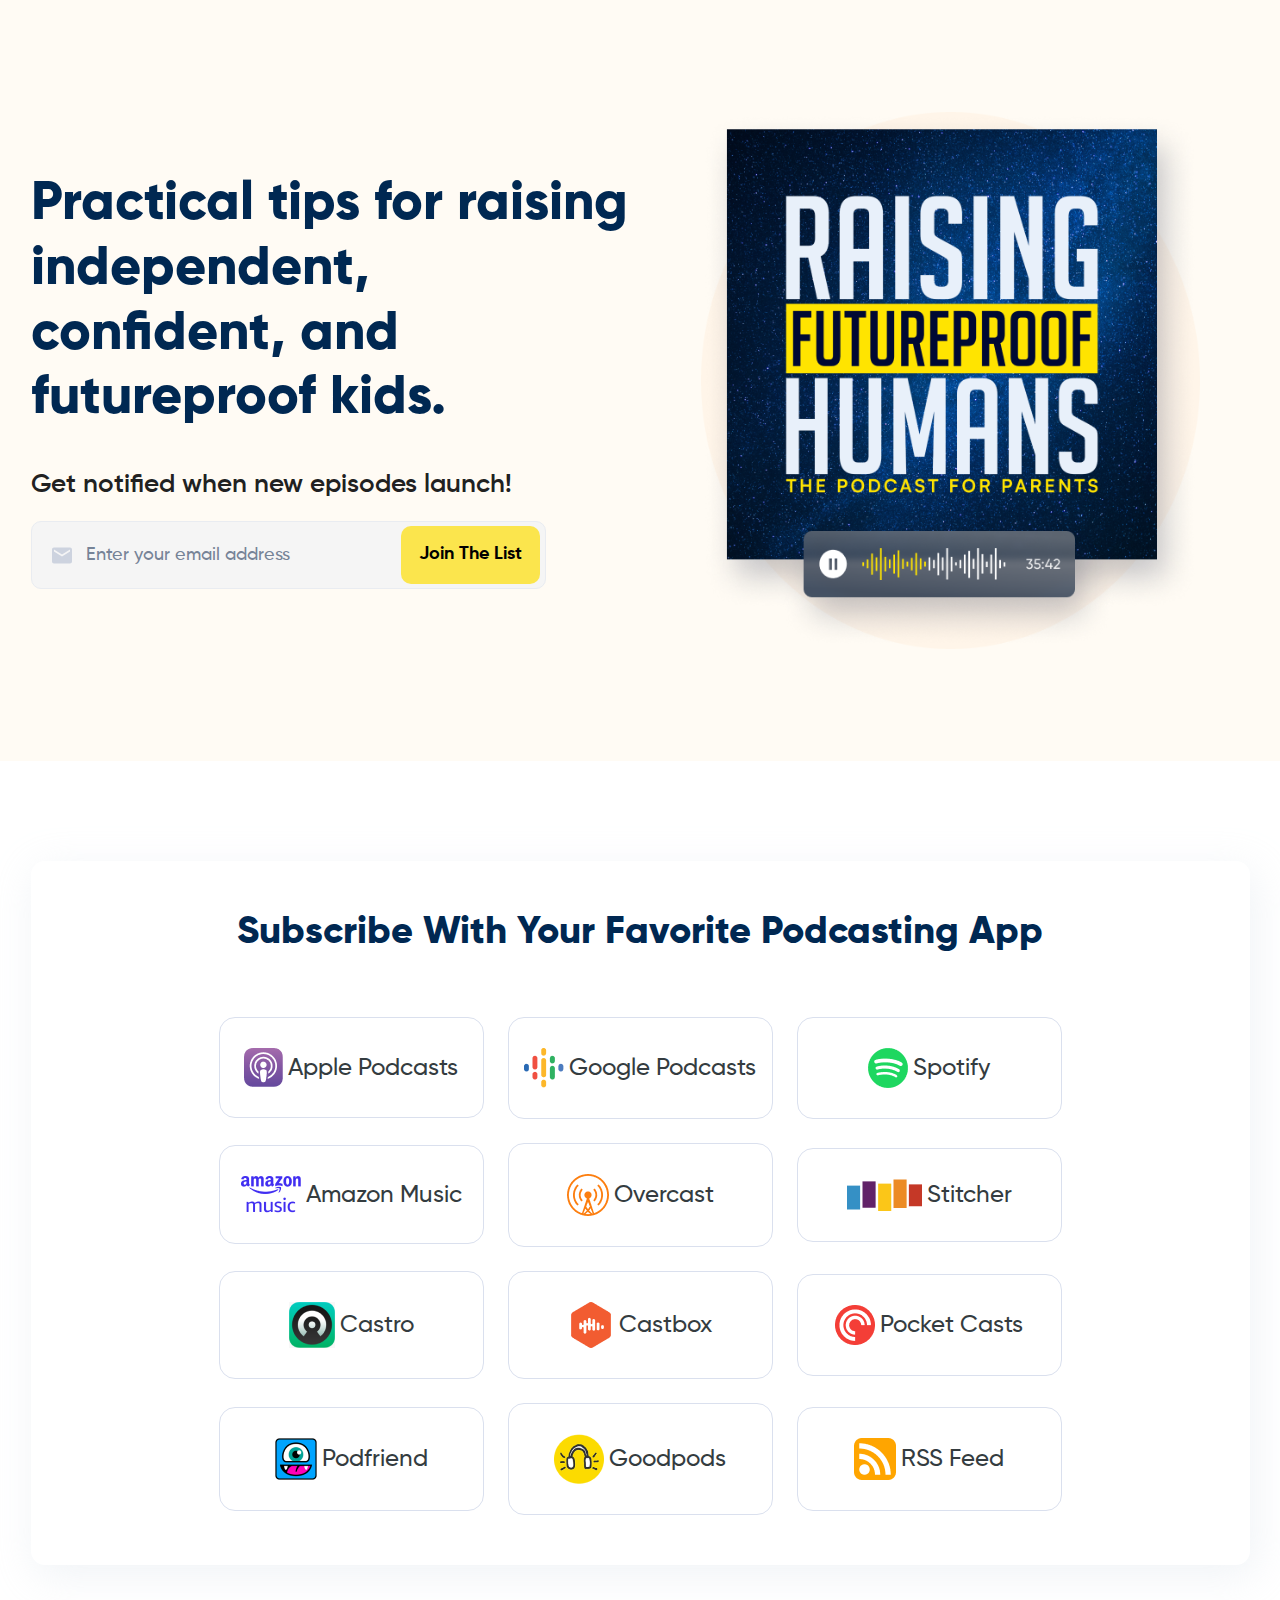
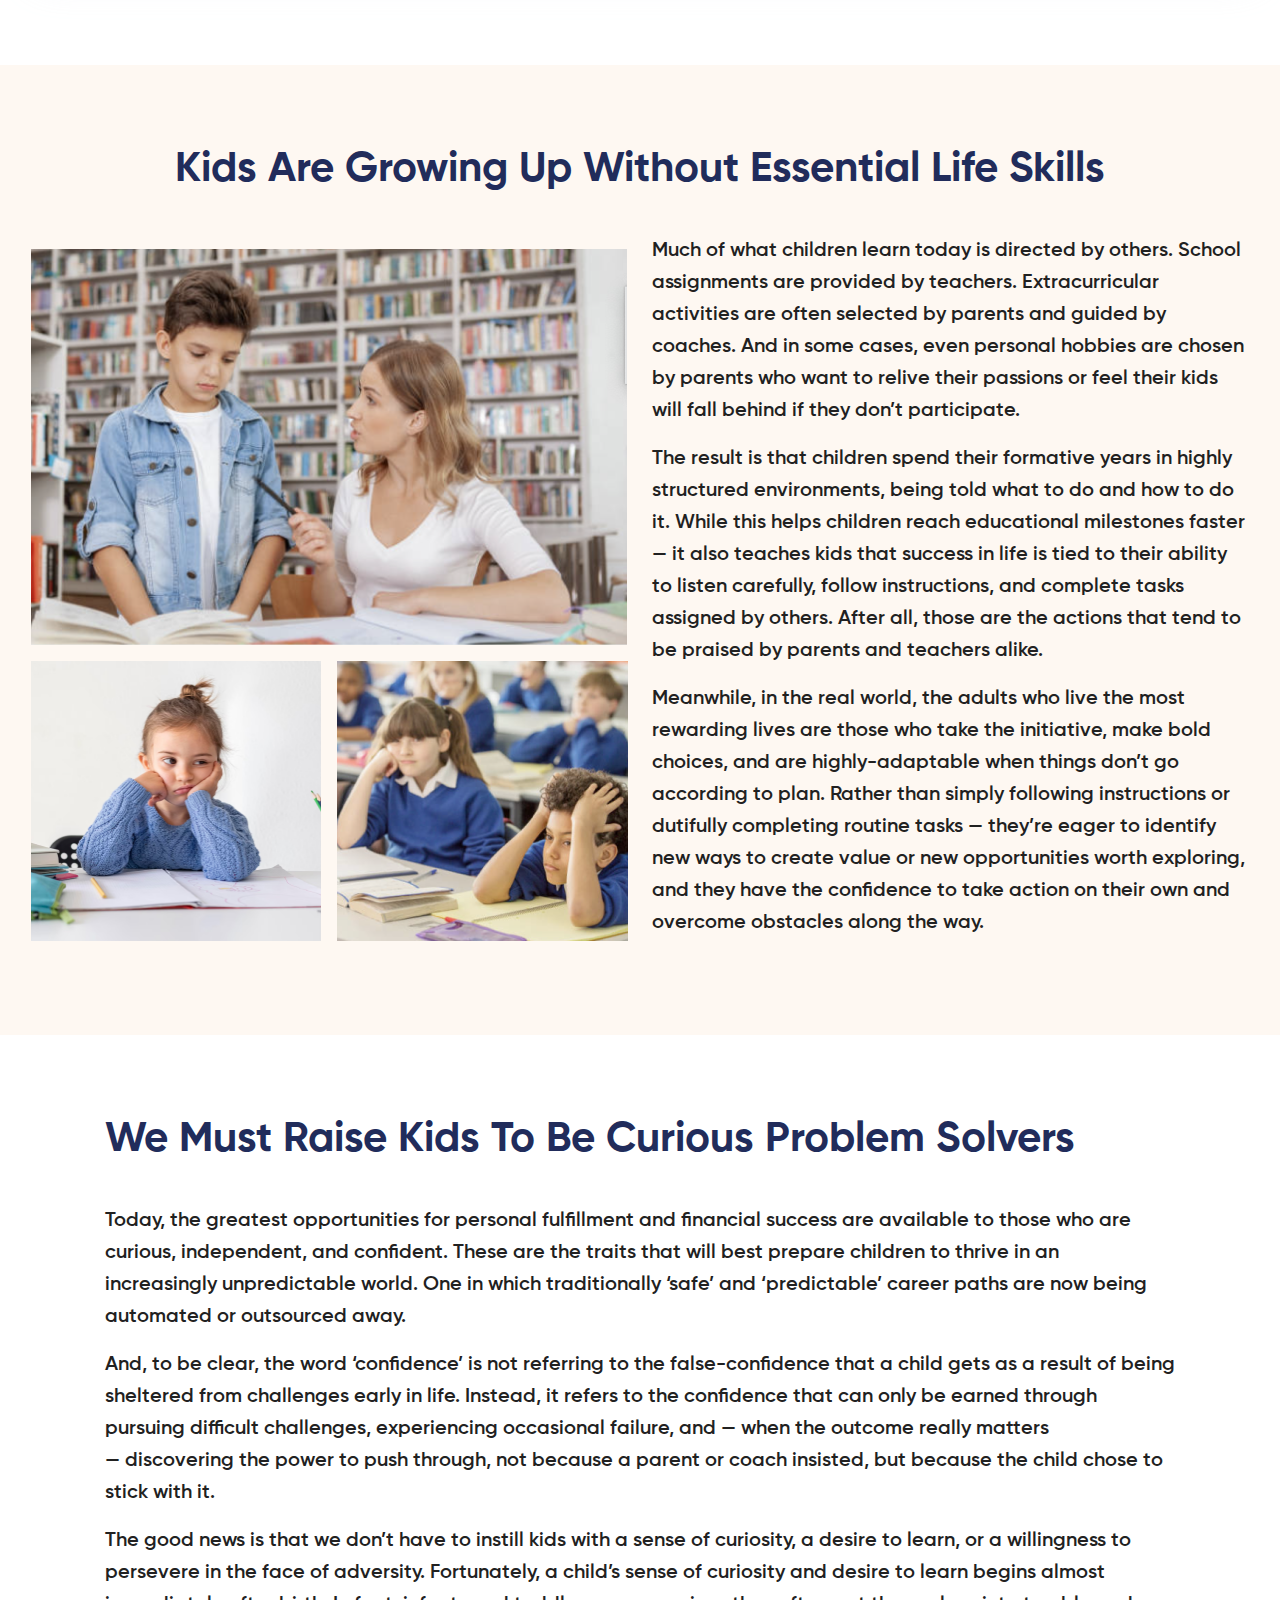
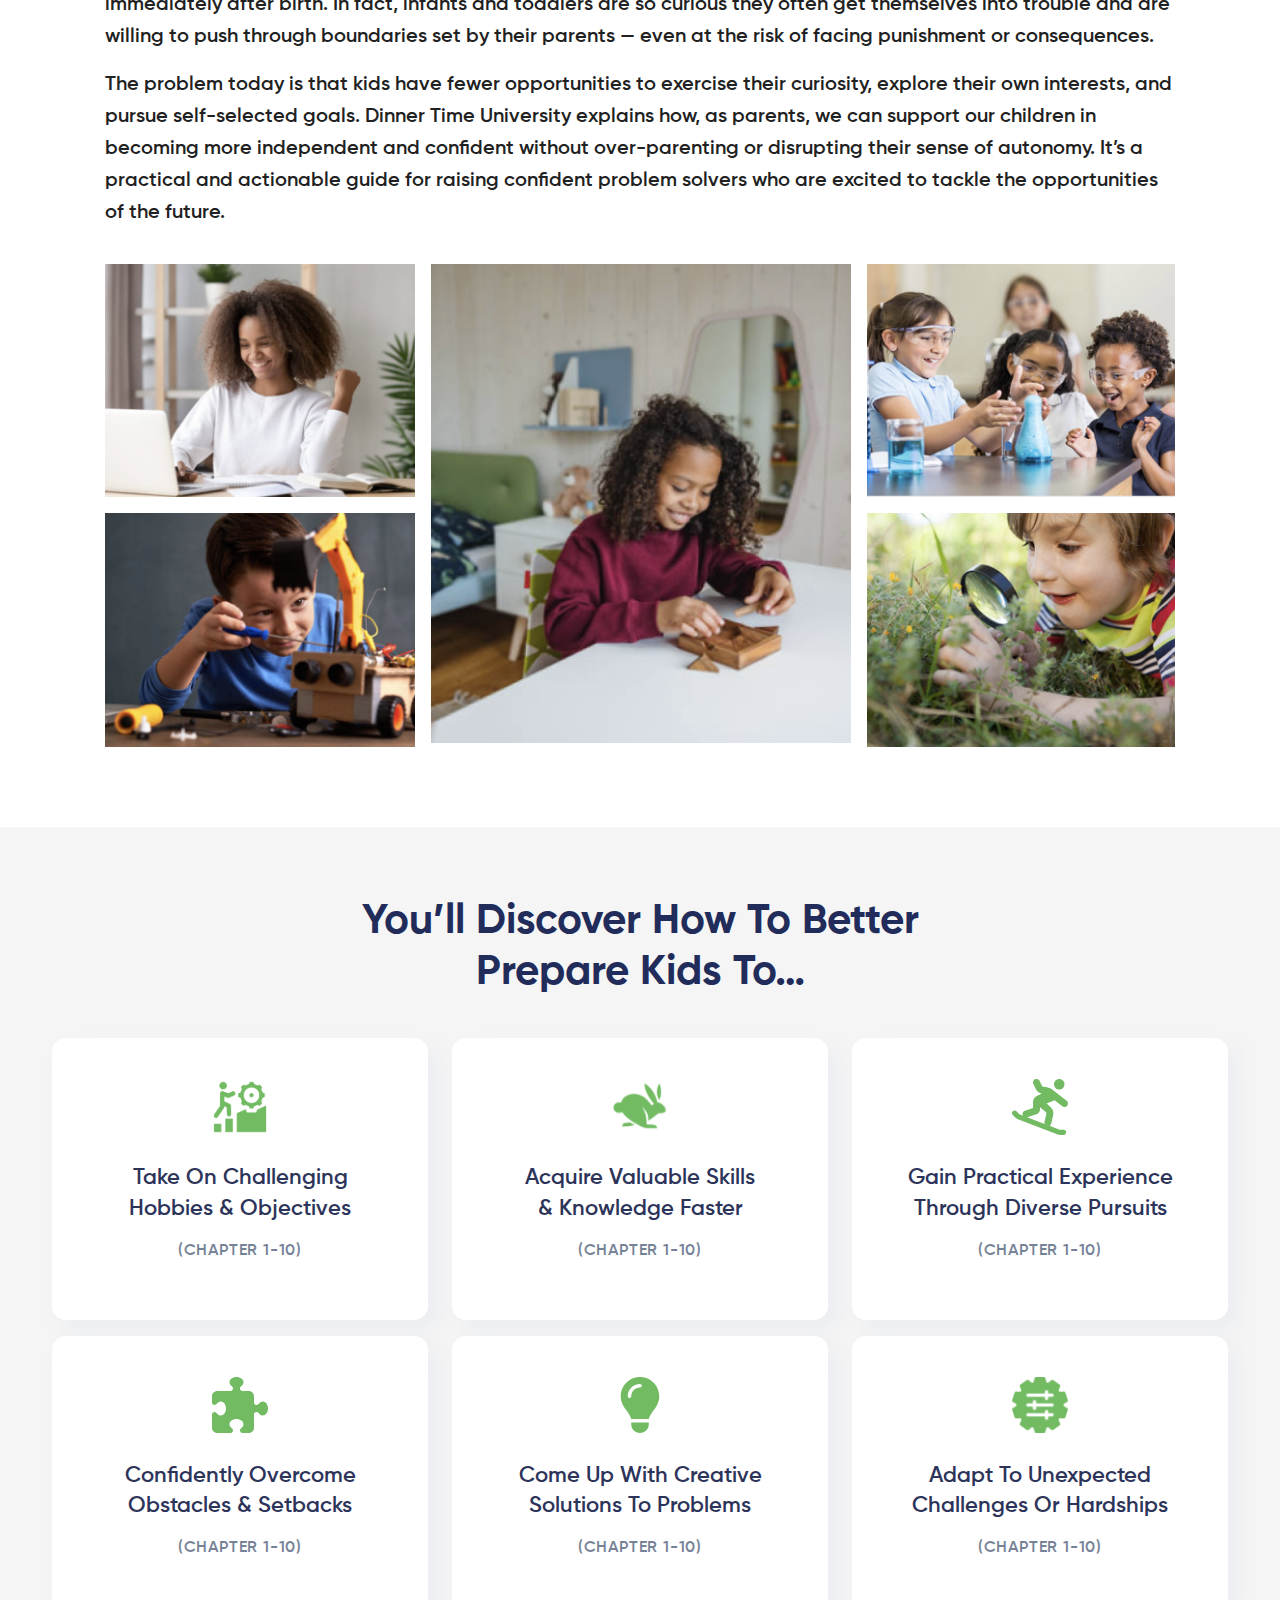
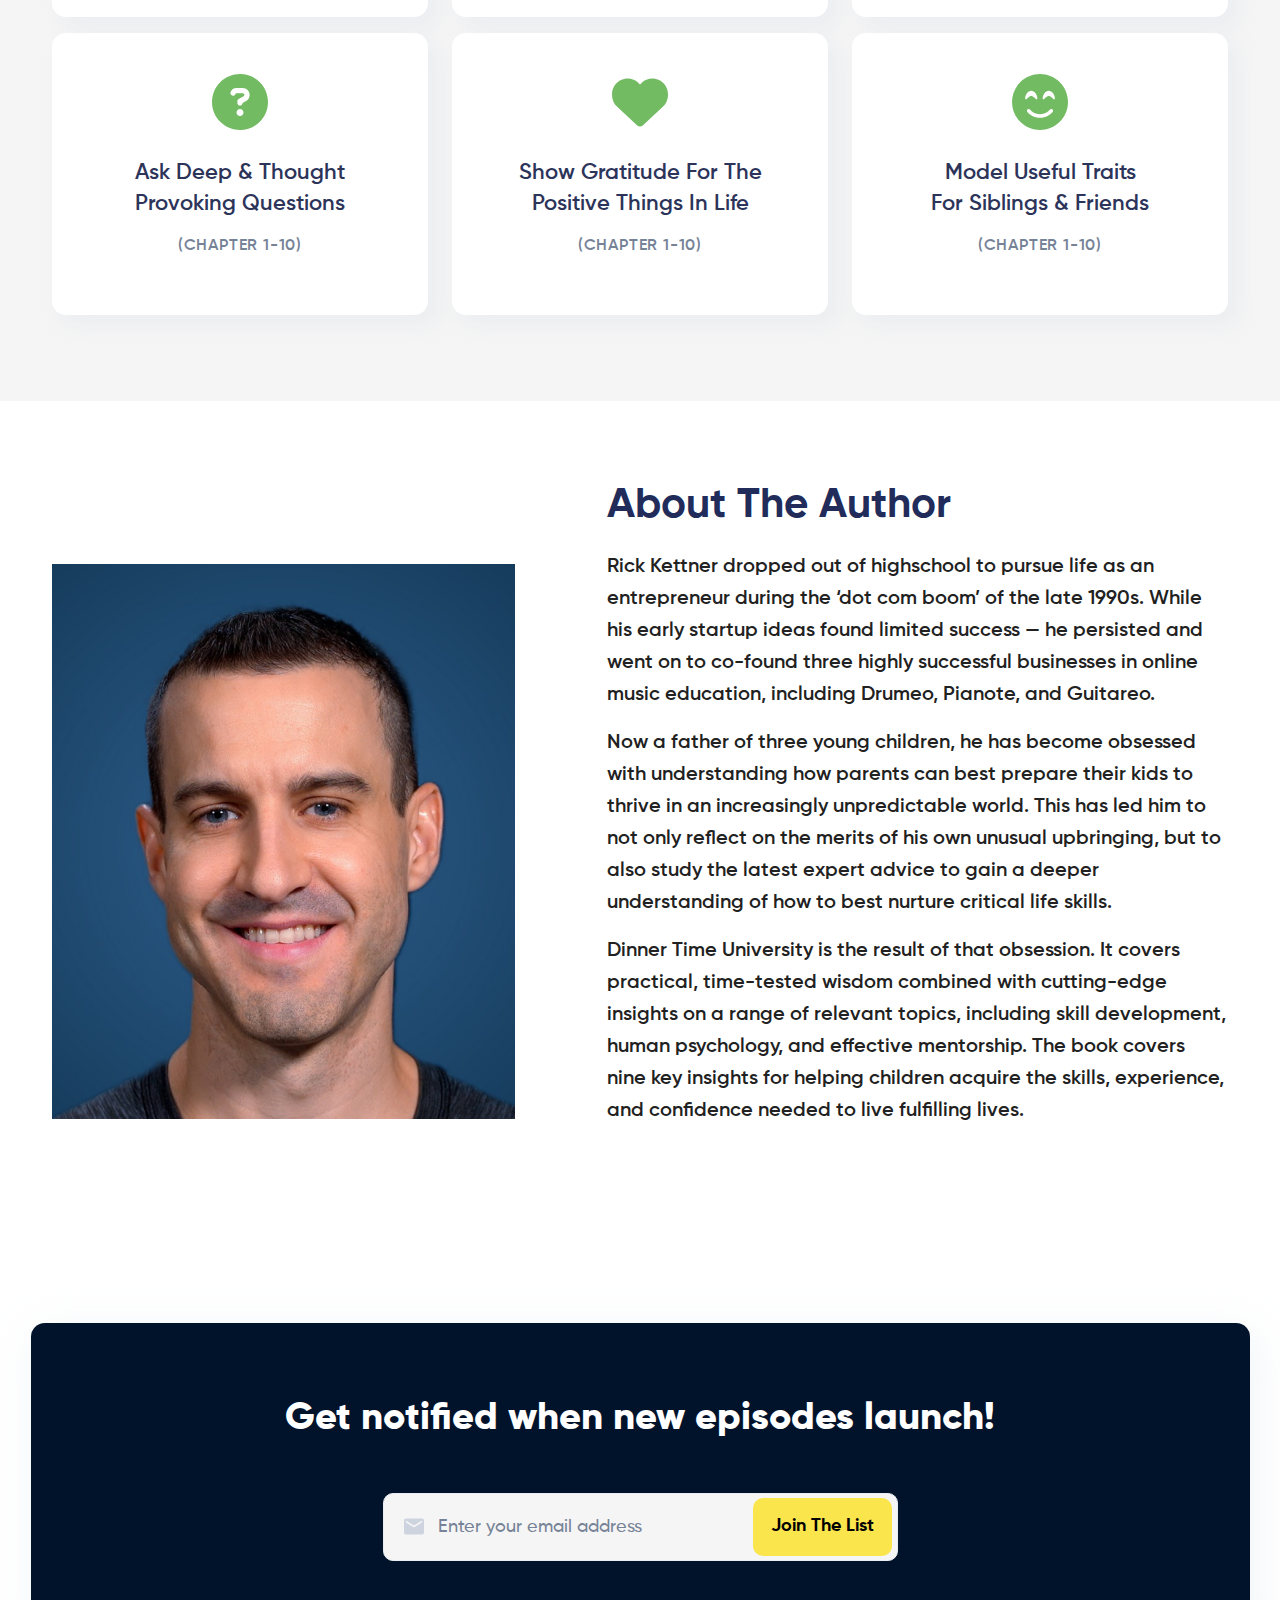
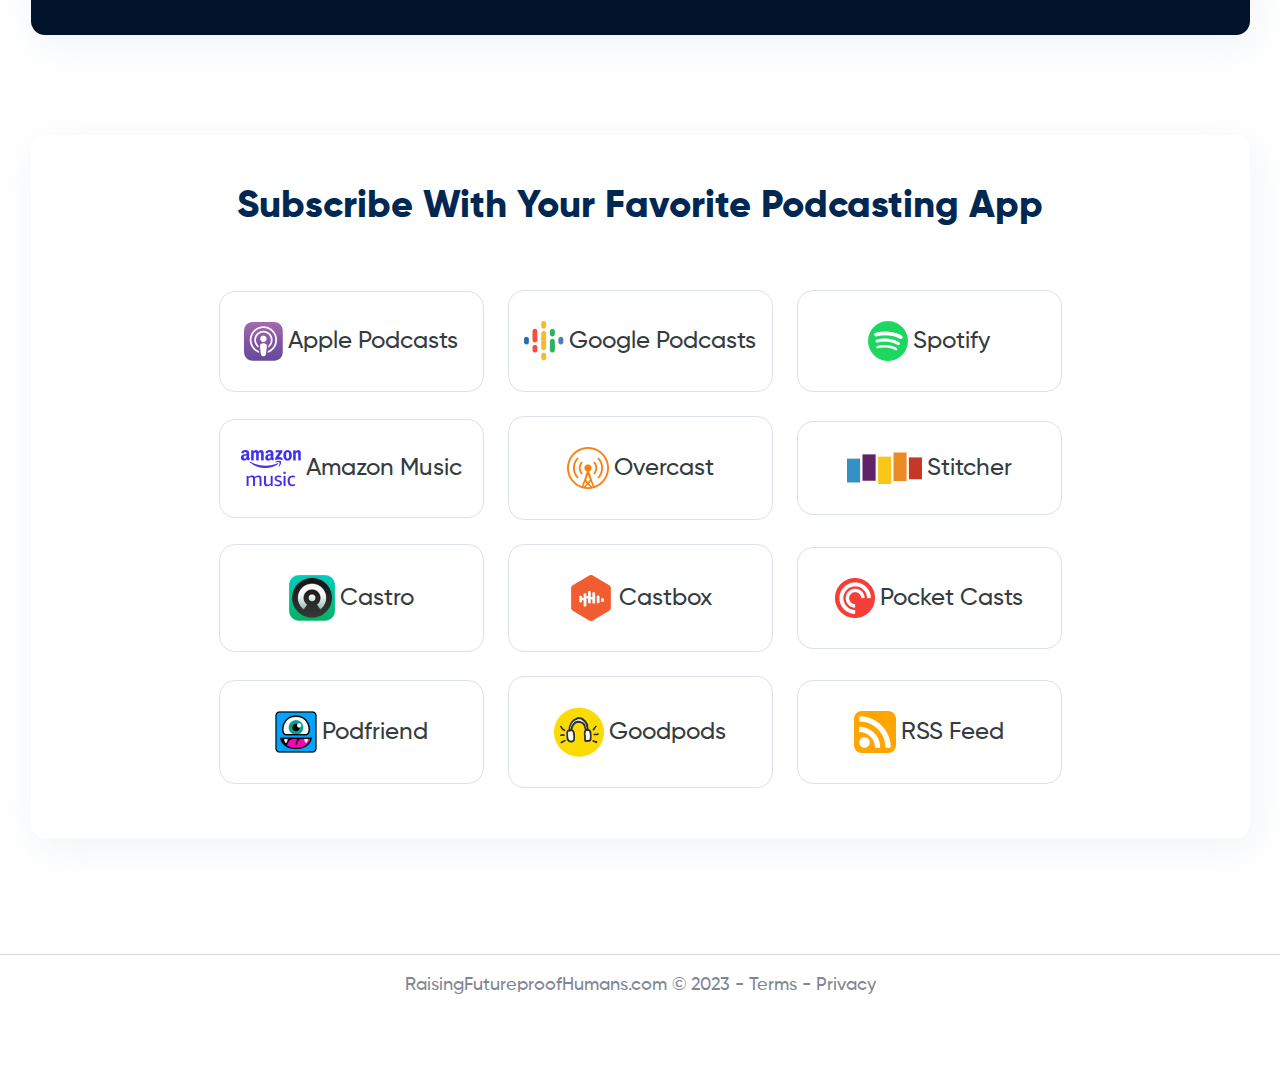
<file: index.html>
<!DOCTYPE html>
<html lang="en">
  <head>
    <!-- Required meta tags -->
    <meta charset="utf-8" />
    <meta name="viewport" content="width=device-width, initial-scale=1" />

    <!-- Bootstrap CSS -->
    <link href="assets/css/bootstrap.min.css" rel="stylesheet" />
    <link href="assets/css/all.min.css" rel="stylesheet" />
    <link href="assets/css/fontawesome.css" rel="stylesheet" />
    <link href="assets/css/owl.carousel.min.css" rel="stylesheet" />
    <link href="assets/css/aos.css" rel="stylesheet" />
    <link href="assets/css/venobox.min.css" rel="stylesheet" />
    <link href="assets/css/style.css" rel="stylesheet" />
    <link href="assets/css/responsive.css" rel="stylesheet" />

    <title>RaisingFutureproofHumans</title>
  </head>

  <body>
    <!--------- Main area start --------->
    <main class="main">
      <!--------- Hero Section start --------->
      <section
        class="hero_section d-flex align-items-center justify-content-center"
      >
        <div class="lg-container">
          <div class="row align-items-center justify-content-center">
            <div class="col-12 col-md-6">
              <div class="hero_section-right">
                <h1>
                  Practical tips for raising independent, confident, and
                  futureproof kids.
                </h1>

                <img
                  class="moblile_img"
                  src="assets/img/hero_thum_1.png"
                  alt=""
                />
                <p>Get notified when new episodes launch!</p>
                <!-- ---join_box--  -->
                <div class="join_box">
                  <div class="d-flex input_box">
                    <img src="assets/img/icons/ic_baseline-email.svg" alt="" />
                    <input
                      type="email"
                      placeholder="Enter your email address"
                    />
                  </div>
                  <a href="#">Join The List</a>
                </div>
              </div>
            </div>
            <div class="col-12 col-md-6 pc_section">
              <div class="hero_section-left">
                <img
                  class="img_shape"
                  src="assets/img/Hero_bg_shape.png"
                  alt=""
                />
                <img src="assets/img/hero_thum_1.png" alt="" />
              </div>
            </div>
          </div>
        </div>
      </section>
      <!--------- Hero Section end --------->

      <!-- ---------  Subscribe Section start ---------  -->

      <section class="subscribe_section">
        <div class="lg-container">
          <div class="subscribe_section-inner">
            <h2>Subscribe With Your Favorite Podcasting App</h2>
            <div
              class="app_wrapper d-flex flex-wrap align-items-center justify-content-center"
            >
              <a href="#" class="single_app">
                <div class="icon">
                  <img src="assets/img/icons/podcast_icon.png" alt="" />
                </div>
                <p>Apple Podcasts</p>
              </a>
              <a href="#" class="single_app">
                <div class="icon">
                  <img src="assets/img/icons/google_pode_icon.png" alt="" />
                </div>
                <p>Google Podcasts</p>
              </a>
              <a href="#" class="single_app">
                <div class="icon">
                  <img src="assets/img/icons/spotify.png" alt="" />
                </div>
                <p>Spotify</p>
              </a>
              <a href="#" class="single_app">
                <div class="icon">
                  <img src="assets/img/icons/amazon.png" alt="" />
                </div>
                <p>Amazon Music</p>
              </a>
              <a href="#" class="single_app">
                <div class="icon">
                  <img src="assets/img/icons/overcast.png" alt="" />
                </div>
                <p>Overcast</p>
              </a>
              <a href="#" class="single_app">
                <div class="icon">
                  <img src="assets/img/icons/stitcher.png" alt="" />
                </div>
                <p>Stitcher</p>
              </a>
              <a href="#" class="single_app">
                <div class="icon">
                  <img src="assets/img/icons/castro.png" alt="" />
                </div>
                <p>Castro</p>
              </a>
              <a href="#" class="single_app">
                <div class="icon">
                  <img src="assets/img/icons/castbox.png" alt="" />
                </div>
                <p>Castbox</p>
              </a>
              <a href="#" class="single_app">
                <div class="icon">
                  <img src="assets/img/icons/pocket casts.png" alt="" />
                </div>
                <p>Pocket Casts</p>
              </a>
              <a href="#" class="single_app">
                <div class="icon">
                  <img src="assets/img/icons/podfriend.png" alt="" />
                </div>
                <p>Podfriend</p>
              </a>
              <a href="#" class="single_app">
                <div class="icon">
                  <img src="assets/img/icons/goodpods.png" alt="" />
                </div>
                <p>Goodpods</p>
              </a>
              <a href="#" class="single_app">
                <div class="icon">
                  <img src="assets/img/icons/Rss Feed.png" alt="" />
                </div>
                <p>RSS Feed</p>
              </a>
            </div>
          </div>
        </div>
      </section>
      <!-- ---------  Subscribe Section End ---------  -->

      <!-- --------- Skills Section start ---------  -->

      <section class="skills_section">
        <div class="lg-container">
          <h2 class="section-title text-center">
            Kids Are Growing Up Without Essential Life Skills
          </h2>

          <div class="row align-items-center justify-content-center">
            <div
              class="col-12 col-md-12 col-lg-12 order-2 mt-2 mt-md-3 mt-lg-4 mt-xl-0 mt-xl-0 order-xl-1 col-xl-6"
            >
              <div class="skills_section-right">
                <div class="photo-box">
                  <div class="img-column">
                    <div class="photo">
                      <img src="assets/img/kid-skill-big.png" alt="Image 1" />
                    </div>
                  </div>

                  <div class="img-column">
                    <div class="photo">
                      <img src="assets/img/kid-skill-1.png" alt="Image 2" />
                    </div>

                    <div class="photo">
                      <img src="assets/img/kid-skill-2.png" alt="Image 4" />
                    </div>
                  </div>
                </div>
              </div>
            </div>
            <div class="col-12 col-md-12 col-lg-12 order-1 order-xl-2 col-xl-6">
              <div class="skills_section-left">
                <p>
                  Much of what children learn today is directed by others.
                  School assignments are provided by teachers. Extracurricular
                  activities are often selected by parents and guided by
                  coaches. And in some cases, even personal hobbies are chosen
                  by parents who want to relive their passions or feel their
                  kids will fall behind if they don’t participate.
                </p>
                <p>
                  The result is that children spend their formative years in
                  highly structured environments, being told what to do and how
                  to do it. While this helps children reach educational
                  milestones faster — it also teaches kids that success in life
                  is tied to their ability to listen carefully, follow
                  instructions, and complete tasks assigned by others. After
                  all, those are the actions that tend to be praised by parents
                  and teachers alike.
                </p>
                <p>
                  Meanwhile, in the real world, the adults who live the most
                  rewarding lives are those who take the initiative, make bold
                  choices, and are highly-adaptable when things don’t go
                  according to plan. Rather than simply following instructions
                  or dutifully completing routine tasks — they’re eager to
                  identify new ways to create value or new opportunities worth
                  exploring, and they have the confidence to take action on
                  their own and overcome obstacles along the way.
                </p>
              </div>
            </div>
          </div>
        </div>
      </section>
      <!-- --------- Skills Section end ---------  -->

      <!-- --------- Solver Section start ---------  -->
      <section class="solver_section">
        <div class="sm-container">
          <h2 class="section-title">
            We Must Raise Kids To Be Curious Problem Solvers
          </h2>
          <div class="solver_section-description">
            <p>
              Today, the greatest opportunities for personal fulfillment and
              financial success are available to those who are curious,
              independent, and confident. These are the traits that will best
              prepare children to thrive in an increasingly unpredictable world.
              One in which traditionally ‘safe’ and ‘predictable’ career paths
              are now being automated or outsourced away.
            </p>
            <p>
              And, to be clear, the word ‘confidence’ is not referring to the
              false-confidence that a child gets as a result of being sheltered
              from challenges early in life. Instead, it refers to the
              confidence that can only be earned through pursuing difficult
              challenges, experiencing occasional failure, and — when the
              outcome really matters — discovering the power to push through,
              not because a parent or coach insisted, but because the child
              chose to stick with it.
            </p>
            <p>
              The good news is that we don’t have to instill kids with a sense
              of curiosity, a desire to learn, or a willingness to persevere in
              the face of adversity. Fortunately, a child’s sense of curiosity
              and desire to learn begins almost immediately after birth. In
              fact, infants and toddlers are so curious they often get
              themselves into trouble and are willing to push through boundaries
              set by their parents — even at the risk of facing punishment or
              consequences.
            </p>
            <p>
              The problem today is that kids have fewer opportunities to
              exercise their curiosity, explore their own interests, and pursue
              self-selected goals. Dinner Time University explains how, as
              parents, we can support our children in becoming more independent
              and confident without over-parenting or disrupting their sense of
              autonomy. It’s a practical and actionable guide for raising
              confident problem solvers who are excited to tackle the
              opportunities of the future.
            </p>
          </div>

          <div class="solver_section-photo-gallery">
            <div class="img-column">
              <div class="photo">
                <img src="assets/img/psolve-1.png" alt="Image 1" />
              </div>
              <div class="photo">
                <img src="assets/img/psolve-2.png" alt="Image 1" />
              </div>
            </div>

            <div class="img-column">
              <div class="photo middle_img">
                <img src="assets/img/psolve-3.png" alt="Image 1" />
              </div>
            </div>

            <div class="img-column">
              <div class="photo">
                <img src="assets/img/psolve-4.png" alt="Image 2" />
              </div>

              <div class="photo">
                <img src="assets/img/psolve-5.png" alt="Image 4" />
              </div>
            </div>
          </div>
        </div>
      </section>

      <!-- --------- Solver Section end ---------  -->

      <!-- --------- discover Section start ---------  -->

      <section class="discover_section">
        <div class="container">
          <h2 class="section-title text-center">
            You’ll Discover How To Better <br />
            Prepare Kids To…
          </h2>
          <div class="row">
            <div class="col-12 col-md-6 col-lg-4">
              <div class="single_card">
                <div class="icon">
                  <img src="assets/img/icons/icon-1.svg" alt="" />
                </div>
                <h4>
                  Take On Challenging <br />
                  Hobbies & Objectives
                </h4>
                <p>(Chapter 1-10)</p>
              </div>
            </div>
            <div class="col-12 col-md-6 col-lg-4">
              <div class="single_card">
                <div class="icon">
                  <img src="assets/img/icons/icon-2.svg" alt="" />
                </div>
                <h4>
                  Acquire Valuable Skills <br />
                  & Knowledge Faster
                </h4>
                <p>(Chapter 1-10)</p>
              </div>
            </div>
            <div class="col-12 col-md-6 col-lg-4">
              <div class="single_card">
                <div class="icon">
                  <img src="assets/img/icons/icon-3.svg" alt="" />
                </div>
                <h4>
                  Gain Practical Experience <br />
                  Through Diverse Pursuits
                </h4>
                <p>(Chapter 1-10)</p>
              </div>
            </div>
            <div class="col-12 col-md-6 col-lg-4">
              <div class="single_card">
                <div class="icon">
                  <img src="assets/img/icons/icon-4.svg" alt="" />
                </div>
                <h4>
                  Confidently Overcome <br />
                  Obstacles & Setbacks
                </h4>
                <p>(Chapter 1-10)</p>
              </div>
            </div>
            <div class="col-12 col-md-6 col-lg-4">
              <div class="single_card">
                <div class="icon">
                  <img src="assets/img/icons/icon-5.svg" alt="" />
                </div>
                <h4>
                  Come Up With Creative <br />
                  Solutions To Problems
                </h4>
                <p>(Chapter 1-10)</p>
              </div>
            </div>
            <div class="col-12 col-md-6 col-lg-4">
              <div class="single_card">
                <div class="icon">
                  <img src="assets/img/icons/icon-6.svg" alt="" />
                </div>
                <h4>
                  Adapt To Unexpected <br />
                  Challenges Or Hardships
                </h4>
                <p>(Chapter 1-10)</p>
              </div>
            </div>
            <div class="col-12 col-md-6 col-lg-4">
              <div class="single_card">
                <div class="icon">
                  <img src="assets/img/icons/icon-7.svg" alt="" />
                </div>
                <h4>
                  Ask Deep & Thought <br />
                  Provoking Questions
                </h4>
                <p>(Chapter 1-10)</p>
              </div>
            </div>
            <div class="col-12 col-md-6 col-lg-4">
              <div class="single_card">
                <div class="icon">
                  <img src="assets/img/icons/icon-8.svg" alt="" />
                </div>
                <h4>
                  Show Gratitude For The <br />
                  Positive Things In Life
                </h4>
                <p>(Chapter 1-10)</p>
              </div>
            </div>
            <div class="col-12 col-md-6 col-lg-4">
              <div class="single_card mb-0">
                <div class="icon">
                  <img src="assets/img/icons/icon-9.svg" alt="" />
                </div>
                <h4>
                  Model Useful Traits <br />
                  For Siblings & Friends
                </h4>
                <p>(Chapter 1-10)</p>
              </div>
            </div>
          </div>
        </div>
      </section>

      <!-- --------- discover Section end ---------  -->

      <!-- --------- About Section start --------- -->

      <section class="about_section">
        <div class="container">
          <div class="row">
            <div class="col-12 col-md-6 col-lg-5">
              <h2 class="section-title mobile_title">About The Author</h2>
              <div class="author_img">
                <img src="assets/img/Author.png" alt="" />
              </div>
            </div>
            <div class="col-12 col-md-6 col-lg-7">
              <div class="about_author">
                <h2 class="section-title pc_title">About The Author</h2>
                <div class="about_author-description">
                  <p>
                    Rick Kettner dropped out of highschool to pursue life as an
                    entrepreneur during the ‘dot com boom’ of the late 1990s.
                    While his early startup ideas found limited success — he
                    persisted and went on to co-found three highly successful
                    businesses in online music education, including Drumeo,
                    Pianote, and Guitareo.
                  </p>
                  <p>
                    Now a father of three young children, he has become obsessed
                    with understanding how parents can best prepare their kids
                    to thrive in an increasingly unpredictable world. This has
                    led him to not only reflect on the merits of his own unusual
                    upbringing, but to also study the latest expert advice to
                    gain a deeper understanding of how to best nurture critical
                    life skills.
                  </p>
                  <p>
                    Dinner Time University is the result of that obsession. It
                    covers practical, time-tested wisdom combined with
                    cutting-edge insights on a range of relevant topics,
                    including skill development, human psychology, and effective
                    mentorship. The book covers nine key insights for helping
                    children acquire the skills, experience, and confidence
                    needed to live fulfilling lives.
                  </p>
                </div>
              </div>
            </div>
          </div>
        </div>
      </section>
      <!-- --------- About Section end --------- -->

      <!-- ---------  notified Section start ---------  -->

      <section class="notified_section">
        <div class="lg-container">
          <div class="notified_section-inner">
            <h2>Get notified when new episodes launch!</h2>

            <!-- ---join_box--  -->
            <div class="join_box">
              <div class="d-flex input_box">
                <img src="assets/img/icons/ic_baseline-email.svg" alt="" />
                <input type="email" placeholder="Enter your email address" />
              </div>
              <a href="#">Join The List</a>
            </div>
          </div>
        </div>
      </section>
      <!-- ---------  notified Section End ---------  -->
      <!-- ---------  Subscribe Section start ---------  -->

      <section class="subscribe_section">
        <div class="lg-container">
          <div class="subscribe_section-inner">
            <h2>Subscribe With Your Favorite Podcasting App</h2>
            <div
              class="app_wrapper d-flex flex-wrap align-items-center justify-content-center"
            >
              <a href="#" class="single_app">
                <div class="icon">
                  <img src="assets/img/icons/podcast_icon.png" alt="" />
                </div>
                <p>Apple Podcasts</p>
              </a>
              <a href="#" class="single_app">
                <div class="icon">
                  <img src="assets/img/icons/google_pode_icon.png" alt="" />
                </div>
                <p>Google Podcasts</p>
              </a>
              <a href="#" class="single_app">
                <div class="icon">
                  <img src="assets/img/icons/spotify.png" alt="" />
                </div>
                <p>Spotify</p>
              </a>
              <a href="#" class="single_app">
                <div class="icon">
                  <img src="assets/img/icons/amazon.png" alt="" />
                </div>
                <p>Amazon Music</p>
              </a>
              <a href="#" class="single_app">
                <div class="icon">
                  <img src="assets/img/icons/overcast.png" alt="" />
                </div>
                <p>Overcast</p>
              </a>
              <a href="#" class="single_app">
                <div class="icon">
                  <img src="assets/img/icons/stitcher.png" alt="" />
                </div>
                <p>Stitcher</p>
              </a>
              <a href="#" class="single_app">
                <div class="icon">
                  <img src="assets/img/icons/castro.png" alt="" />
                </div>
                <p>Castro</p>
              </a>
              <a href="#" class="single_app">
                <div class="icon">
                  <img src="assets/img/icons/castbox.png" alt="" />
                </div>
                <p>Castbox</p>
              </a>
              <a href="#" class="single_app">
                <div class="icon">
                  <img src="assets/img/icons/pocket casts.png" alt="" />
                </div>
                <p>Pocket Casts</p>
              </a>
              <a href="#" class="single_app">
                <div class="icon">
                  <img src="assets/img/icons/podfriend.png" alt="" />
                </div>
                <p>Podfriend</p>
              </a>
              <a href="#" class="single_app">
                <div class="icon">
                  <img src="assets/img/icons/goodpods.png" alt="" />
                </div>
                <p>Goodpods</p>
              </a>
              <a href="#" class="single_app">
                <div class="icon">
                  <img src="assets/img/icons/Rss Feed.png" alt="" />
                </div>
                <p>RSS Feed</p>
              </a>
            </div>
          </div>
        </div>
      </section>
      <!-- ---------  Subscribe Section End ---------  -->
    </main>
    <!--------- Main area end --------->

    <!--------- Footer area start --------->
    <footer>
      <hr />
      <p>
        RaisingFutureproofHumans.com © 2023 - <a href="#">Terms - Privacy</a>
      </p>
    </footer>
    <!--------- Footer area end --------->

    <script src="assets/js/jquery.min.js"></script>
    <script src="assets/js/bootstrap.min.js"></script>
    <script src="assets/js/popper.js"></script>
    <script src="assets/js/owl.carousel.min.js"></script>
    <script src="assets/js/aos.js"></script>
    <script src="assets/js/venobox.min.js"></script>
    <script src="assets/js/main.js"></script>
    <script></script>
  </body>
</html>
</file>
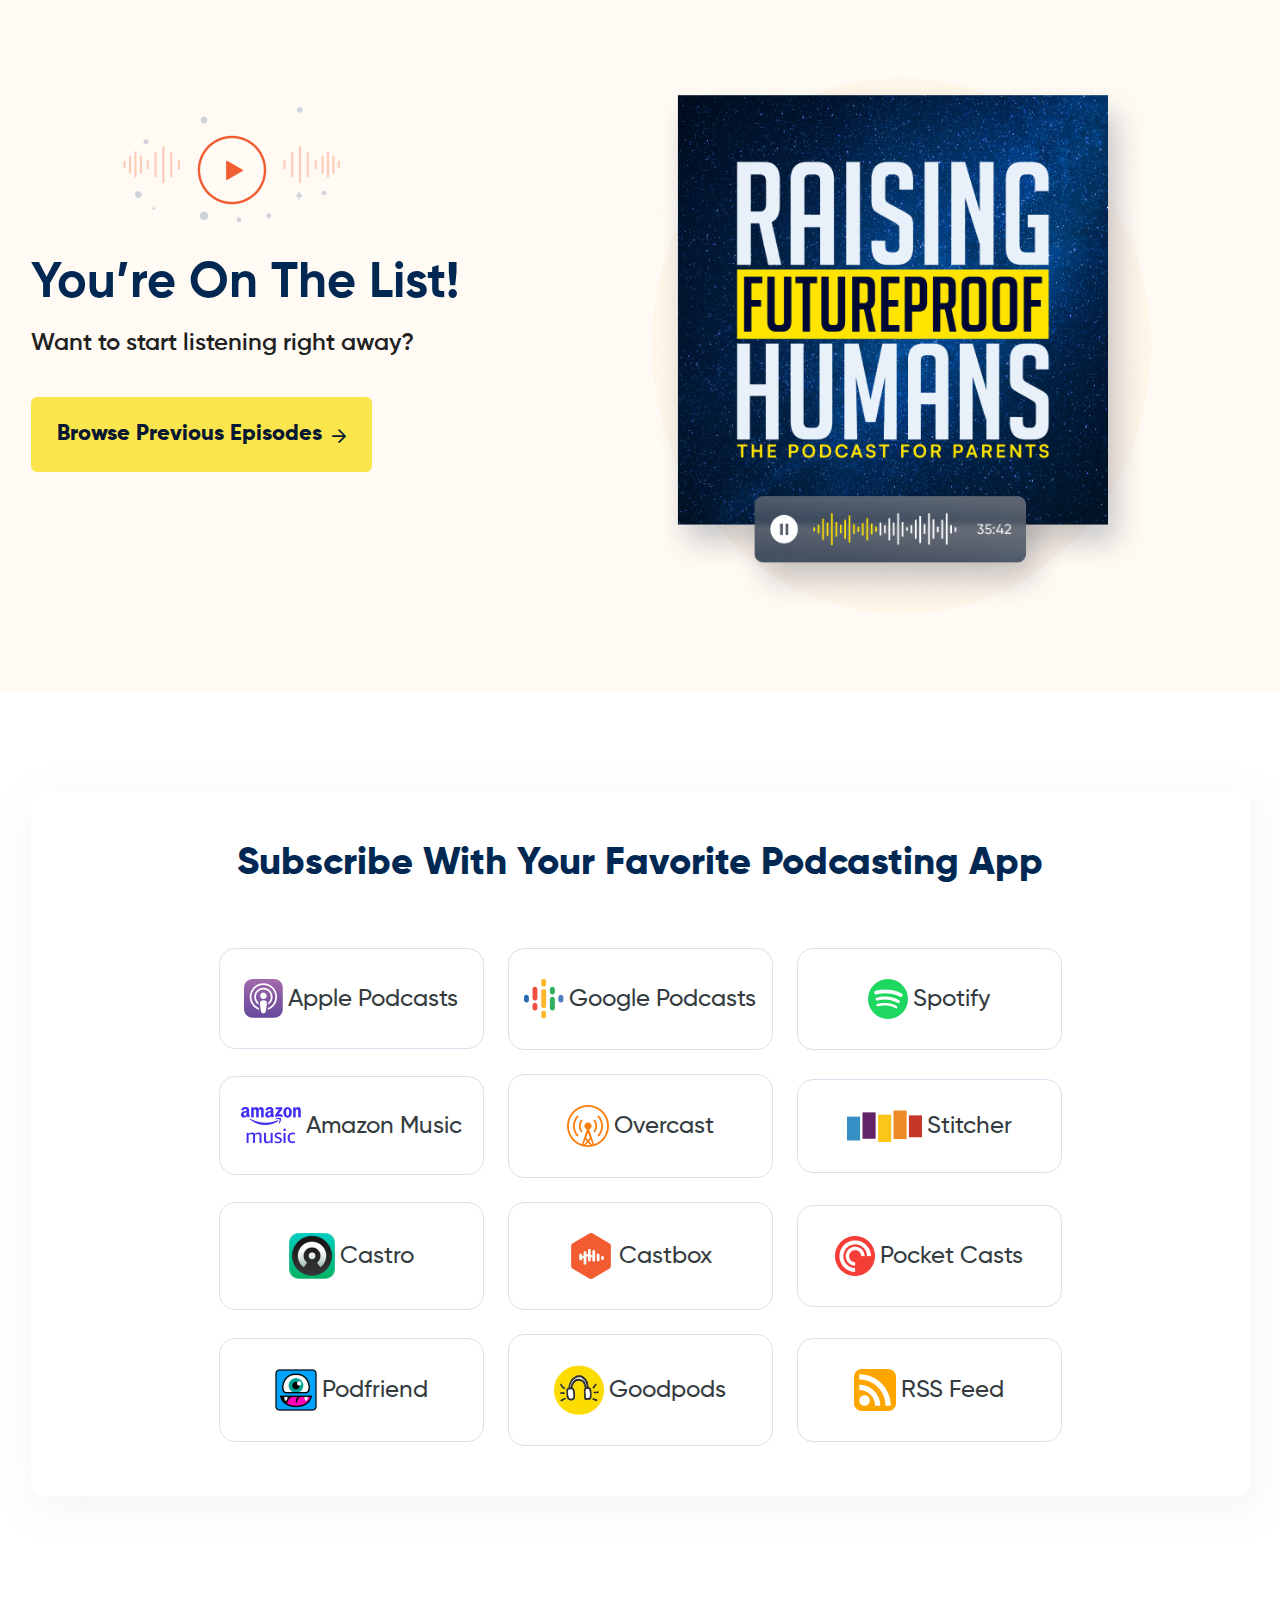
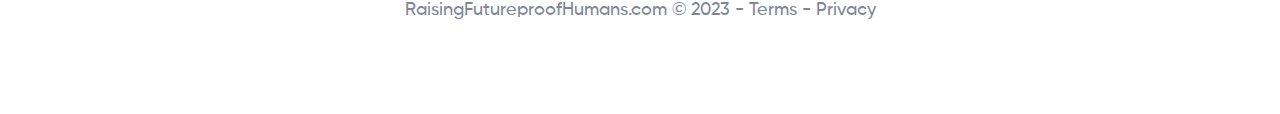
<file: Browse.html>
<!DOCTYPE html>
<html lang="en">
  <head>
    <!-- Required meta tags -->
    <meta charset="utf-8" />
    <meta name="viewport" content="width=device-width, initial-scale=1" />

    <!-- Bootstrap CSS -->
    <link href="assets/css/bootstrap.min.css" rel="stylesheet" />
    <link href="assets/css/all.min.css" rel="stylesheet" />
    <link href="assets/css/fontawesome.css" rel="stylesheet" />
    <link href="assets/css/owl.carousel.min.css" rel="stylesheet" />
    <link href="assets/css/aos.css" rel="stylesheet" />
    <link href="assets/css/venobox.min.css" rel="stylesheet" />
    <link href="assets/css/style.css" rel="stylesheet" />
    <link href="assets/css/responsive.css" rel="stylesheet" />

    <title>RaisingFutureproofHumans</title>
  </head>

  <body>
    <!--------- Main area start --------->
    <main>
      <!--------- Browse Section start --------->
      <section
        class="browse_section d-flex align-items-center justify-content-center"
      >
        <div class="lg-container">
          <div class="row justify-content-center">
            <div class="col-12 col-md-6">
              <div class="browse_section-right">
                <div class="img_box">
                  <img src="assets/img/adiuo.png" alt="" />
                </div>
                <h2>You’re On The List!</h2>

                <img
                  class="moblile_img mx-auto"
                  src="assets/img/hero_thum_1.png"
                  alt=""
                />
                <p>Want to start listening right away?</p>

                <a href="#" class="link-btn"
                  >Browse Previous Episodes
                  <i class="fa fa-arrow-right" aria-hidden="true"></i>
                </a>
              </div>
            </div>
            <div class="col-12 d-none d-md-block col-md-6">
              <div class="browse_section-left">
                <img
                  class="img_shape"
                  src="assets/img/Hero_bg_shape.png"
                  alt=""
                />
                <img src="assets/img/hero_thum_1.png" alt="" />
              </div>
            </div>
          </div>
        </div>
      </section>
      <!--------- Browse Section end --------->
      <!-- ---------  Subscribe Section start ---------  -->

      <section class="subscribe_section">
        <div class="lg-container">
          <div class="subscribe_section-inner">
            <h2>Subscribe With Your Favorite Podcasting App</h2>
            <div
              class="app_wrapper d-flex flex-wrap align-items-center justify-content-center"
            >
              <a href="#" class="single_app">
                <div class="icon">
                  <img src="assets/img/icons/podcast_icon.png" alt="" />
                </div>
                <p>Apple Podcasts</p>
              </a>
              <a href="#" class="single_app">
                <div class="icon">
                  <img src="assets/img/icons/google_pode_icon.png" alt="" />
                </div>
                <p>Google Podcasts</p>
              </a>
              <a href="#" class="single_app">
                <div class="icon">
                  <img src="assets/img/icons/spotify.png" alt="" />
                </div>
                <p>Spotify</p>
              </a>
              <a href="#" class="single_app">
                <div class="icon">
                  <img src="assets/img/icons/amazon.png" alt="" />
                </div>
                <p>Amazon Music</p>
              </a>
              <a href="#" class="single_app">
                <div class="icon">
                  <img src="assets/img/icons/overcast.png" alt="" />
                </div>
                <p>Overcast</p>
              </a>
              <a href="#" class="single_app">
                <div class="icon">
                  <img src="assets/img/icons/stitcher.png" alt="" />
                </div>
                <p>Stitcher</p>
              </a>
              <a href="#" class="single_app">
                <div class="icon">
                  <img src="assets/img/icons/castro.png" alt="" />
                </div>
                <p>Castro</p>
              </a>
              <a href="#" class="single_app">
                <div class="icon">
                  <img src="assets/img/icons/castbox.png" alt="" />
                </div>
                <p>Castbox</p>
              </a>
              <a href="#" class="single_app">
                <div class="icon">
                  <img src="assets/img/icons/pocket casts.png" alt="" />
                </div>
                <p>Pocket Casts</p>
              </a>
              <a href="#" class="single_app">
                <div class="icon">
                  <img src="assets/img/icons/podfriend.png" alt="" />
                </div>
                <p>Podfriend</p>
              </a>
              <a href="#" class="single_app">
                <div class="icon">
                  <img src="assets/img/icons/goodpods.png" alt="" />
                </div>
                <p>Goodpods</p>
              </a>
              <a href="#" class="single_app">
                <div class="icon">
                  <img src="assets/img/icons/Rss Feed.png" alt="" />
                </div>
                <p>RSS Feed</p>
              </a>
            </div>
          </div>
        </div>
      </section>
      <!-- ---------  Subscribe Section End ---------  -->
    </main>
    <!--------- Main area end --------->

    <!--------- Footer area start --------->
    <footer>
      <p>
        RaisingFutureproofHumans.com © 2023 - <a href="#">Terms - Privacy</a>
      </p>
    </footer>
    <!--------- Footer area end --------->

    <script src="assets/js/jquery.min.js"></script>
    <script src="assets/js/bootstrap.min.js"></script>
    <script src="assets/js/popper.js"></script>
    <script src="assets/js/owl.carousel.min.js"></script>
    <script src="assets/js/aos.js"></script>
    <script src="assets/js/venobox.min.js"></script>
    <script src="assets/js/main.js"></script>
    <script></script>
  </body>
</html>
</file>
<file: assets/css/style.css>
/* Base CSS */
/* custom fonts  */

@font-face {
  font-family: "Gilroy";
  src: url("../fonts/Gilroy-Bold.ttf") format("truetype");
  font-weight: 700;
  font-style: normal;
  font-display: swap;
}

@font-face {
  font-family: "Gilroy";
  src: url("../fonts/Gilroy-ExtraBold.ttf") format("truetype");
  font-weight: 800;
  font-style: normal;
  font-display: swap;
}

@font-face {
  font-family: "Gilroy";
  src: url("../fonts/Gilroy-Medium.ttf") format("truetype");
  font-weight: 500;
  font-style: normal;
  font-display: swap;
}

@font-face {
  font-family: "Gilroy";
  src: url("../fonts/Gilroy-Regular.ttf") format("truetype");
  font-weight: 400;
  font-style: normal;
  font-display: swap;
}

@font-face {
  font-family: "Gilroy";
  src: url("../fonts/Gilroy-SemiBold.ttf") format("truetype");
  font-weight: 600;
  font-style: normal;
  font-display: swap;
}

a {
  text-decoration: none;
}

a:focus {
  outline: 0 solid;
}

img {
  max-width: 100%;
  height: auto;
}

h1,
h2,
h3,
h4,
h5,
h6 {
  margin: 0;
  color: #2a3757;
  font-family: "Poppins", sans-serif;
}

body {
  color: #575d66;
  font-weight: 400;
  font-family: "Poppins", sans-serif;
}

.selector-for-some-widget {
  box-sizing: content-box;
}

a:hover {
  text-decoration: none;
}

.container {
  max-width: 1200px;
  width: 100%;
  margin: 0 auto;
}

/*---------------------- Hero Section start ----------------------*/

.moblile_img {
  display: none;
}
.hero_section {
  height: 761px;
  position: relative;
  background: rgba(255, 245, 228, 0.4);
}

.hero_section .hero_section-right h1 {
  font-family: "Gilroy";
  font-style: normal;
  font-weight: 800;
  font-size: 54px;
  line-height: 120%;
  color: #002852;
  margin-bottom: 35px;
}

.hero_section .hero_section-right p {
  font-family: "Gilroy";
  font-style: normal;
  font-weight: 600;
  font-size: 26px;
  line-height: 150%;
  color: #212121;
}

.hero_section .hero_section-left {
  position: relative;
}
.hero_section .hero_section-left .img_shape {
  position: absolute;
  top: 0;
  left: 0;
  right: 0;
  bottom: 0;
  width: 100%;
  height: 100%;
  z-index: -1;
}

.hero_section .hero_section-left img {
  display: block;
  max-width: 499px;
  width: 100%;
  margin: 0 auto;
  /* filter: drop-shadow(10px 20px 40px rgba(29, 39, 67, 0.25)); */
}

.join_box {
  display: flex;
  align-items: center;
  justify-content: space-between;
  max-width: 515px;
  width: 100%;
  height: 68px;
  background: #f5f5f5;
  border: 1px solid #e9ecf1;
  border-radius: 10px;
  padding-left: 18px;
}

.join_box img {
  margin-right: 10px;
}

.join_box .input_box {
  width: 90%;
}

.join_box input {
  height: 55px;
  border: none;
  background: #f5f5f5;
  width: 100%;
}

.join_box input:focus {
  outline: none;
}

.join_box input::placeholder {
  font-family: "Gilroy";
  font-weight: 500;
  font-size: 18px;
  line-height: 120%;
  color: #768397;
}

.join_box a {
  text-decoration: none;
  flex-shrink: 0;
  font-family: "Gilroy";
  font-weight: 700;
  font-size: 18px;
  line-height: 120%;
  text-align: center;
  color: #000;
  padding: 18px;
  border-radius: 10px;
  border: none;
  background: #fbe54d;
  margin-right: 5px;
  transition: all 0.3s;
}

.join_box a:hover {
  color: #fff;
  background: #002852;
}

/*---------------------- Hero Section end ----------------------*/

/* ---------  Subscribe Section start ---------  */

.lg-container {
  max-width: 1251px;
  width: 100%;
  margin: 0 auto;
}
.subscribe_section {
  padding: 100px 0;
}

.subscribe_section .subscribe_section-inner {
  padding: 50px;
  background: #ffffff;
  box-shadow: 5px 10px 40px 2px rgba(210, 217, 230, 0.3);
  border-radius: 14px;
}

.subscribe_section .subscribe_section-inner h2 {
  font-family: "Gilroy";
  font-weight: 800;
  font-size: 38px;
  line-height: 120%;
  text-align: center;
  color: #002852;
  margin-bottom: 60px;
}

.subscribe_section .app_wrapper {
  display: flex;
  gap: 24px;
}
.subscribe_section .app_wrapper .single_app {
  background: #ffffff;
  border: 1px solid #dae0ee;
  border-radius: 16px;
  padding: 30px 10px;
  width: 265px;
  display: flex;
  align-items: center;
  justify-content: center;
  gap: 5px;
  transition: all 0.4s;
}

.subscribe_section .app_wrapper .single_app:hover {
  border: 1px solid #002852;
  box-shadow: rgba(149, 157, 165, 0.2) 0px 8px 24px;
}

.subscribe_section .app_wrapper .single_app .icon {
}

.subscribe_section .app_wrapper .single_app p {
  font-family: "Gilroy";
  font-weight: 500;
  font-size: 24px;
  line-height: 28px;
  color: #343c40;
  margin-bottom: 0;
  padding-bottom: 0;
}

/* ---------  Subscribe Section End ---------  */

/* --------- Skills Section start --------- */

.skills_section {
  background: rgba(252, 222, 192, 0.2);
  padding: 80px 0;
}

.section-title {
  font-family: "Gilroy";
  font-weight: 700;
  font-size: 42px;
  line-height: 120%;
  color: #212c5b;
  margin-bottom: 40px;
}

.skills_section .skills_section-left p {
  font-family: "Gilroy";
  font-weight: 600;
  font-size: 20px;
  line-height: 160%;
  color: #212121;
  margin-bottom: 1rem;
}

.skills_section .skills_section-right {
  /* width: max-content; */
  /* margin-left: auto; */
}

.skills_section .skills_section-right .photo-box {
  display: flex;
  flex-direction: column;
  gap: 16px;
}
.skills_section .skills_section-right .img-column {
  display: flex;
  gap: 16px;
}

.skills_section .skills_section-right .img-column img {
  width: 100%;
  height: 100%;
  object-fit: cover;
}

/* --------- Skills Section end --------- */

/* --------- Solver Section start --------- */

.solver_section {
  padding: 80px 0;
}

.sm-container {
  max-width: 1070px;
  width: 100%;
  margin: 0 auto;
}

.solver_section p {
  font-family: "Gilroy";
  font-weight: 600;
  font-size: 20px;
  line-height: 160%;
  color: #212121;
}

.solver_section .solver_section-photo-gallery {
  margin-top: 35px;
  display: flex;
  gap: 16px;
}
.solver_section .img-column {
  display: flex;
  flex-direction: column;
  gap: 16px;
}

.solver_section .img-column img {
  width: 100%;
  height: 100%;
  object-fit: cover;
}
/* --------- Solver Section end ---------  */

/* --------- discover Section start --------- */

.discover_section {
  padding: 70px 0;
  background: #f5f5f5;
}

.discover_section .single_card {
  padding: 41px;
  background: #ffffff;
  box-shadow: 10px 10px 20px rgba(208, 217, 231, 0.25);
  border-radius: 14px;
}

.discover_section .single_card .icon {
  width: 56px;
  height: 56px;
  margin: 0 auto;
}

.discover_section .single_card .icon img {
  height: 100%;
  width: 100%;
}

.discover_section .single_card h4 {
  font-family: "Gilroy";
  font-weight: 600;
  font-size: 22px;
  line-height: 140%;
  text-align: center;
  color: #2d345a;
  margin-top: 28px;
  margin-bottom: 14px;
}

.discover_section .single_card p {
  font-family: "Gilroy";
  font-weight: 600;
  font-size: 16px;
  line-height: 150%;
  text-align: center;
  letter-spacing: 0.05em;
  text-transform: uppercase;
  color: #768397;
}

/* --------- discover Section end --------- */

/* --------- About Section start --------- */

.mobile_title {
  display: none;
}

.about_section {
  padding: 80px 0;
}

.about_section .section-title {
  margin-bottom: 20px;
}

.about_section .author_img {
  margin-top: 83px;
}

.about_section .about_author {
  padding-left: 55px;
}

.about_section .about_author p {
  font-family: "Gilroy";
  font-weight: 600;
  font-size: 20px;
  line-height: 160%;
  color: #212121;
}

/* --------- About Section end -------- */

/* ---------  notified Section start ---------  */
.lg-container {
  max-width: 1251px;
  width: 100%;
  margin: 0 auto;
}
.notified_section {
  padding-top: 100px;
}

.notified_section .notified_section-inner {
  padding: 74px 50px;
  background: #01132b;
  box-shadow: 5px 10px 40px 2px rgba(210, 217, 230, 0.3);
  border-radius: 14px;
}

.notified_section .notified_section-inner h2 {
  font-family: "Gilroy";
  font-weight: 800;
  font-size: 38px;
  line-height: 120%;
  text-align: center;
  color: #fff;
  margin-bottom: 50px;
}

.notified_section .join_box {
  margin: 0 auto;
}

/* ---------  notified Section end ---------  */

/* --------- Browse Section start ---------  */

.browse_section {
  height: 692px;
  background: rgba(255, 245, 228, 0.4);
}

.browse_section .browse_section-left {
  position: relative;
}
.browse_section .browse_section-left .img_shape {
  position: absolute;
  top: 0;
  left: 0;
  right: 0;
  bottom: 0;
  width: 100%;
  height: 100%;
  z-index: -1;
}

.browse_section .browse_section-left img {
  display: block;
  max-width: 499px;
  width: 100%;
  /* margin: 0 auto; */

  /* filter: drop-shadow(17px 40px 50px rgba(0, 0, 0, 0.29))
    drop-shadow(0px 36px 60px rgba(131, 133, 147, 0.36)); */
}

.browse_section-right img {
  width: 262px;
  margin-left: 70px;
}

.browse_section .browse_section-right h2 {
  font-family: "Gilroy";
  font-weight: 700;
  font-size: 50px;
  line-height: 120%;
  color: #002852;
  margin-bottom: 16px;
}

.browse_section .browse_section-right p {
  font-family: "Gilroy";
  font-weight: 600;
  font-size: 24px;
  line-height: 120%;
  color: #212121;
  margin-bottom: 40px;
}

.link-btn {
  display: inline-flex;
  align-items: center;
  gap: 10px;
  font-family: "Gilroy";
  font-weight: 800;
  font-size: 22px;
  line-height: 27px;
  color: #061732;
  border-radius: 6px;
  padding: 22px 24px;
  text-decoration: none;
  transition: 0.3s all;
  border: 2px solid transparent;
  background: #fbe54d;
}

.link-btn i {
  margin-top: 3px;
  font-size: 16px;
  font-weight: 400;
}

.link-btn:hover {
  color: #061732;
  background: #fff;
  border: 2px solid #061732;
}

.link-btn:hover i {
  color: #061732;
}

/* --------- Browse Section End --------- */

/* --------- Footer area start --------- */

footer {
  margin: 90px 0;
  margin-top: 0;
}

footer p {
  font-family: "Gilroy";
  text-align: center;
  font-weight: 500;
  font-size: 18px;
  line-height: 160%;
  text-align: center;
  color: #7f8794;
}

footer a {
  text-decoration: none;
  color: #7f8794;
}

/* --------- Footer area end --------- */
</file>
<file: assets/css/responsive.css>
@media (min-width: 1400px) {
  .discover_section .single_card {
    margin-bottom: 1rem;
  }
}

@media (min-width: 320px) and (max-width: 1400px) {
  .lg-container {
    /* max-width: 1251px; */
    margin: 0 auto;
    padding: 0 1rem;
  }

  .discover_section .single_card {
    margin-bottom: 1rem;
  }
}

@media (min-width: 320px) and (max-width: 1200px) {
  /*---------------------- Hero Section start ----------------------*/
  .hero_section {
    height: auto;
    position: relative;
    padding-bottom: 60px;
  }

  .hero_section-bg {
    position: absolute;
    top: 0;
    right: 0;
    width: 100%;
    height: 100%;
    z-index: -1;
  }

  .hero_section-bg {
    width: 100%;
    height: 100%;
  }

  .hero_section {
    padding-top: 50px;
  }

  .hero_section .hero_section-right h1 {
    font-size: 50px;
  }

  .hero_section .hero_section-right p {
    font-size: 22px;
    line-height: 150%;
    margin-top: 10px;
    margin-bottom: 35px;
  }

  .link-btn {
    font-size: 20px;
    line-height: 1.5;
    border-radius: 6px;
    padding: 15px 19px;
  }

  .hero_section .hero_section-left img {
    /* display: block; */
    /* max-width: 418px; */
    max-width: 318px;
    width: 100%;
    margin: 0 auto;
    margin-top: 30px;
  }

  /*---------------------- Hero Section end ----------------------*/

  /* --------- Skills Section start --------- */

  .skills_section {
    padding: 40px 0;
  }

  .section-title {
    /* font-size: 42px */
    font-size: 34px;
    line-height: 120%;
    margin-bottom: 20px;
    /* text-align: center; */
  }

  /* .skills_section .skills_section-right {
    margin: 0 auto;
    margin-bottom: 30px;
  }

  .skills_section .skills_section-right .photo-box {
    display: flex;
    flex-direction: row;
    gap: 14px;
  }
  .skills_section .skills_section-right .img-column {
    display: flex;
    flex-direction: row;
    gap: 14px;
  } */

  .skills_section .skills_section-right {
    width: max-content;
    /* margin-left: auto; */
    margin: 0 auto;
    margin-bottom: 30px;
  }

  .skills_section .skills_section-right .photo-box {
    display: flex;
    flex-direction: column;
    gap: 16px;
  }
  .skills_section .skills_section-right .img-column {
    display: flex;
    flex-direction: row;
    gap: 16px;
  }

  .skills_section .skills_section-left p {
    font-family: "Gilroy";
    font-weight: 600;
    font-size: 20px;
    line-height: 160%;
    color: #212121;
    margin-bottom: 1rem;
  }

  /* --------- Skills Section end --------- */

  /* --------- Solver Section start --------- */

  .solver_section {
    /* padding: 80px 0; */
    padding: 50px 0;
  }

  .sm-container {
    max-width: 1070px;
    padding: 0 1rem;
  }

  .solver_section p {
    /* font-size: 20px; */
    font-size: 1rem;
    margin-bottom: 1rem;
  }

  .solver_section .solver_section-photo-gallery {
    /* margin-top: 35px; */
    margin-top: 25px;

    display: flex;
    /* gap: 16px; */
    gap: 14px;
  }
  .solver_section .img-column {
    /* gap: 16px; */
    gap: 14px;
  }

  /* --------- Solver Section end ---------  */

  /* --------- discover Section start --------- */

  .discover_section {
    /* padding: 70px 0; */
    padding: 40px 0;
  }

  .discover_section .single_card {
    padding: 41px;
    margin-bottom: 1rem;
  }

  .discover_section .single_card h4 {
    /* font-size: 22px; */
    font-size: 18px;
    /* margin-top: 28px; */
    margin-top: 20px;
    margin-bottom: 14px;
  }

  /* --------- discover Section end --------- */

  /* --------- About Section start --------- */

  .about_section {
    /* padding: 80px 0; */
    padding: 50px 0;
  }

  .about_section .section-title {
    margin-top: 20px;
    margin-bottom: 20px;
  }

  .about_section .author_img {
    /* margin-top: 83px; */
    margin-top: 53px;

    width: 100%;
    /* width: max-content; */
    /* margin: 0 auto; */
  }

  .about_section .about_author {
    /* padding-left: 55px; */
    padding-left: 0px;
  }

  .about_section .about_author p {
    /* font-size: 20px; */
    font-size: 1rem;
    margin-bottom: 1rem;
  }

  /* --------- About Section end -------- */

  /* ----Browser section-start----  */

  .browse_section {
    height: auto;
    padding-bottom: 60px;
  }

  /* ----Browser section-End----  */

  /* --------- Footer area start --------- */

  footer {
    /* margin: 90px 0; */
    margin: 30px 0;
  }

  footer p {
    font-size: 18px;
    line-height: 160%;
  }

  /* --------- Footer area end --------- */
}

@media (min-width: 320px) and (max-width: 992px) {
  .hero_section .hero_section-right {
    padding-bottom: 50px;
  }
  .hero_section .hero_section-left img {
    display: block;
    max-width: 418px;
    /* max-width: 318px; */
    width: 100%;
    margin: 0 auto;
    margin-bottom: 40px;
  }

  .hero_section .hero_section-right h1 {
    font-size: 36px;
    line-height: 120%;
    color: #002852;
    margin-bottom: 25px;
  }

  .hero_section .hero_section-right p {
    font-size: 20px;
    line-height: 150%;
  }

  /* ---------  Subscribe Section start ---------  */
  .subscribe_section {
    padding: 60px 0;
  }

  /* ---------  Subscribe Section End ---------  *

  /* ----skill section --  */

  .skills_section .skills_section-right {
    width: max-content;
    /* margin-left: auto; */
    margin: 0 auto;
    margin-bottom: 30px;
  }

  .skills_section .skills_section-right .photo-box {
    display: flex;
    flex-direction: column;
    gap: 16px;
  }
  .skills_section .skills_section-right .img-column {
    display: flex;
    flex-direction: row;
    gap: 16px;
  }

  .skills_section .skills_section-left p {
    font-size: 16px;
    line-height: 160%;
    margin-bottom: 0.5rem;
  }

  /* ---------  notified Section start ---------  */

  .notified_section {
    padding-top: 60px;
  }

  .notified_section .notified_section-inner {
    padding: 54px 30px;
  }

  .notified_section .notified_section-inner h2 {
    font-size: 36px;
    line-height: 120%;
    margin-bottom: 30px;
  }

  /* ---------  notified Section End ---------  */

  /* --------- Browse Section start ---------  */

  .browse_section {
    height: auto;
    padding: 40px 0;
  }

  .browse_section .browse_section-left img {
    display: block;
    max-width: 499px;
    width: 100%;
    margin: 0 auto;
  }

  .browse_section-right img {
    width: 262px;
    margin-left: 45px;
  }

  .browse_section .browse_section-right h2 {
    font-family: "Gilroy";
    font-weight: 700;
    font-size: 40px;
    line-height: 120%;
    color: #002852;
    margin-bottom: 16px;
  }

  .browse_section .browse_section-right p {
    font-family: "Gilroy";
    font-weight: 600;
    font-size: 20px;
    line-height: 120%;
    color: #212121;
    margin-bottom: 30px;
  }

  .link-btn {
    font-size: 20px;

    padding: 18px 20px;
  }

  /* --------- Browse Section End --------- */

  /* ------Signup_section start------  */

  .Signup_section {
    padding-top: 80px;
  }

  .Signup_section .Signup_section-left {
    text-align: center;
    padding: 57px 91px;
    background: #ffffff;
    box-shadow: 0px 20px 20px 1px rgba(193, 203, 226, 0.25);
    border-radius: 14px;
  }

  .Signup_section .Signup_section-left h2 {
    font-family: "Gilroy";
    font-weight: 500;
    font-size: 34px;
    line-height: 120%;
    text-align: center;
    color: #2d345a;
    margin-top: 36px;
    margin-bottom: 40px;
  }

  .Signup_section .Signup_section-left p {
    font-family: "Gilroy";
    font-weight: 600;
    font-size: 19px;
    line-height: 120%;
    color: #212121;
  }

  .join_box {
    display: flex;
    align-items: center;
    justify-content: space-between;
    max-width: 500px;
    width: 100%;
    height: 60px;
    /* background: #f5f5f5; */
    border: 1px solid #e9ecf1;
    border-radius: 10px;
    padding-left: 15px;
    margin: 0 auto;
  }

  .join_box img {
    margin-right: 8px;
  }

  .join_box input:focus {
    outline: none;
  }

  .join_box input::placeholder {
    font-family: "Gilroy";
    font-weight: 500;
    font-size: 16px;
    line-height: 120%;
    color: #768397;
  }

  .join_box a {
    text-decoration: none;
    flex-shrink: 0;
    font-family: "Gilroy";
    font-weight: 700;
    font-size: 16px;
    line-height: 120%;
    text-align: center;
    padding: 14px;
    border-radius: 10px;
    border: none;
    margin-right: 5px;
  }

  .Signup_section .Signup_section-right .Signup_section-right-img {
    max-width: 340px;
    width: 100%;
    margin-left: auto;
  }

  .Signup_section .Signup_section-right .Signup_section-right-img img {
    max-width: 340px;
    width: 100%;
    filter: drop-shadow(17px 40px 50px rgba(0, 0, 0, 0.29))
      drop-shadow(0px 36px 60px rgba(131, 133, 147, 0.36));
    margin-top: 15px;
  }
}

@media (min-width: 320px) and (max-width: 767px) {
  .container {
    padding: 0 1rem;
  }

  /*---------------------- Hero Section start ----------------------*/
  .moblile_img {
    display: block;
    max-width: 414px;
    margin: 0 auto;
  }

  .pc_section {
    display: none;
  }
  .hero_section {
    height: auto;
    position: relative;
    text-align: center;
  }

  .hero_section-bg {
    position: absolute;
    top: 0;
    right: 0;
    width: 100%;
    height: 100%;
    z-index: -1;
  }

  .hero_section-bg {
    width: 100%;
    height: 100%;
  }

  .hero_section {
    padding-top: 50px;
  }

  .hero_section .hero_section-right h1 {
    font-size: 35px;
  }

  .hero_section .hero_section-right p {
    font-size: 20px;
    line-height: 150%;
    margin-top: 10px;
    margin-bottom: 35px;
  }

  .link-btn {
    font-size: 18px;
    line-height: 1.5;
    border-radius: 6px;
    padding: 12px 14px;
  }

  .hero_section .hero_section-left img {
    display: block;
    /* max-width: 418px; */
    max-width: 318px;
    width: 100%;
    margin: 0 auto;
    margin-bottom: 30px;
  }

  /*---------------------- Hero Section end ----------------------*/

  /* ---------  Subscribe Section start ---------  */
  .subscribe_section {
    padding: 50px 0;
  }

  .subscribe_section .subscribe_section-inner h2 {
    font-size: 30px;

    margin-bottom: 35px;
  }

  .subscribe_section .app_wrapper {
    display: flex;
    gap: 16px;
  }
  .subscribe_section .app_wrapper .single_app {
    padding: 22px 10px;
    width: 250px;
    gap: 5px;
  }

  .subscribe_section .app_wrapper .single_app p {
    font-size: 19px;
  }

  /* ---------  Subscribe Section End ---------  */

  /* --------- Skills Section start --------- */

  .skills_section {
    padding: 40px 0;
  }

  .section-title {
    /* font-size: 42px */
    font-size: 30px;
    line-height: 120%;
    margin-bottom: 20px;
    text-align: center;
  }

  .skills_section .skills_section-left p {
    /* font-size: 19px; */
    font-size: 16px;
    line-height: 160%;
    margin-bottom: 1rem;
  }

  .skills_section .skills_section-right {
    width: max-content;
    /* margin-left: auto; */
    /* width: 100%; */
    margin: 0 auto;
    margin-bottom: 30px;
  }

  .skills_section .skills_section-right .photo-box {
    display: flex;
    /* gap: 16px; */
    gap: 14px;
  }
  .skills_section .skills_section-right .img-column {
    display: flex;
    flex-direction: row;
    /* gap: 16px; */
    gap: 14px;
  }

  /* --------- Skills Section end --------- */

  /* --------- Solver Section start --------- */

  .solver_section {
    /* padding: 80px 0; */
    padding: 50px 0;
  }

  .sm-container {
    max-width: 1070px;
    padding: 0 1rem;
  }

  .solver_section p {
    /* font-size: 20px; */
    font-size: 1rem;
    margin-bottom: 1rem;
  }

  .solver_section .solver_section-photo-gallery {
    /* margin-top: 35px; */
    margin-top: 25px;
    display: flex;
    /* gap: 16px; */
    /* gap: 14px; */
    column-gap: 14px;
  }
  .solver_section .img-column {
    /* gap: 16px; */
    gap: 14px;
  }

  /* --------- Solver Section end ---------  */

  /* --------- discover Section start --------- */

  .discover_section {
    /* padding: 70px 0; */
    padding: 40px 0;
  }

  .discover_section .single_card {
    padding: 41px;
    margin-bottom: 1rem;
  }

  .discover_section .single_card h4 {
    /* font-size: 22px; */
    font-size: 18px;
    /* margin-top: 28px; */
    margin-top: 20px;
    margin-bottom: 14px;
  }

  /* --------- discover Section end --------- */

  /* --------- About Section start --------- */
  .mobile_title {
    display: block;
  }

  .pc_title {
    display: none;
  }

  .about_section {
    /* padding: 80px 0; */
    padding: 50px 0;
  }

  .about_section .section-title {
    margin-top: 20px;
    margin-bottom: 20px;
  }

  .about_section .author_img {
    /* margin-top: 83px; */
    /* width: 100%; */
    width: max-content;
    margin: 0 auto;
    margin-bottom: 30px;
  }

  .about_section .about_author {
    /* padding-left: 55px; */
    padding-left: 0px;
  }

  .about_section .about_author p {
    /* font-size: 20px; */
    font-size: 1rem;
    margin-bottom: 1rem;
  }

  /* --------- About Section end -------- */

  /* ---------  notified Section start ---------  */

  .notified_section {
    padding-top: 50px;
  }

  .notified_section .notified_section-inner {
    padding: 45px 30px;
  }

  .notified_section .notified_section-inner h2 {
    font-size: 30px;
    line-height: 120%;
    margin-bottom: 30px;
  }

  /* ---------  notified Section End ---------  */

  /* ------Signup_section start------  */

  .Signup_section {
    padding-top: 50px;
  }

  .Signup_section .Signup_section-left {
    text-align: center;
    padding: 57px 91px;
    background: #ffffff;
    box-shadow: 0px 20px 20px 1px rgba(193, 203, 226, 0.25);
    border-radius: 14px;
  }

  .Signup_section .Signup_section-left h2 {
    font-family: "Gilroy";
    font-weight: 500;
    font-size: 26px;
    line-height: 120%;
    text-align: center;
    color: #2d345a;
    margin-top: 36px;
    margin-bottom: 40px;
  }

  .Signup_section .Signup_section-left p {
    font-family: "Gilroy";
    font-weight: 600;
    font-size: 16px;
    line-height: 120%;
    color: #212121;
  }

  .Signup_section .Signup_section-left .join_box {
    display: flex;
    align-items: center;
    justify-content: space-between;
    max-width: 515px;
    width: 100%;
    height: 55px;
    background: #f5f5f5;
    border: 1px solid #e9ecf1;
    border-radius: 10px;
    padding-left: 15px;
    margin: 0 auto;
  }

  .Signup_section .Signup_section-left .join_box img {
    margin-right: 8px;
  }

  .Signup_section .Signup_section-left .join_box input {
    height: 50px;
    border: none;
    background: #f5f5f5;
    width: 85%;
  }

  .Signup_section .Signup_section-left .join_box input:focus {
    outline: none;
  }

  .Signup_section .Signup_section-left .join_box input::placeholder {
    font-family: "Gilroy";
    font-weight: 500;
    font-size: 16px;
    line-height: 120%;
    color: #768397;
  }

  .Signup_section .Signup_section-left .join_box a {
    text-decoration: none;
    flex-shrink: 0;
    font-family: "Gilroy";
    font-weight: 700;
    font-size: 16px;
    line-height: 120%;
    text-align: center;
    color: #ffffff;
    padding: 14px;
    border-radius: 10px;
    border: none;
    background: #72bb63;
    margin-right: 3px;
  }

  /* --------- Browse Section start ---------  */

  .browse_section {
    height: auto;
    padding: 40px 0;
  }

  .browse_section-right img {
    width: 262px;
    margin-left: 20px;
  }

  .browse_section .browse_section-right {
    text-align: center;
  }

  .browse_section .browse_section-right h2 {
    font-family: "Gilroy";
    font-weight: 700;
    font-size: 36px;
    line-height: 120%;
    color: #002852;
    margin-bottom: 16px;
  }

  .browse_section .browse_section-right p {
    font-family: "Gilroy";
    font-weight: 600;
    font-size: 18px;
    line-height: 120%;
    color: #212121;
    margin-bottom: 30px;
  }

  .link-btn {
    font-size: 20px;

    padding: 18px 20px;
  }

  /* --------- Browse Section End --------- */

  /* --------- Footer area start --------- */

  footer {
    /* margin: 90px 0; */
    margin: 0;
  }

  footer p {
    font-size: 18px;
    line-height: 160%;
  }

  /* --------- Footer area end --------- */
}

@media (min-width: 320px) and (max-width: 575px) {
  .container {
    padding: 0 1rem;
  }

  /*---------------------- Hero Section start ----------------------*/
  .hero_section {
    height: auto;
    position: relative;
  }

  .hero_section {
    padding-top: 50px;
  }

  .hero_section .hero_section-right h1 {
    font-size: 28px;
  }

  .hero_section .hero_section-right p {
    font-size: 16px;
    line-height: 150%;
    margin-top: 10px;
    margin-bottom: 35px;
  }

  .link-btn {
    font-size: 16px;
    line-height: 1.5;
    border-radius: 6px;
    padding: 12px 14px;
  }

  .hero_section .hero_section-left img {
    /* display: block; */
    /* max-width: 418px; */
    /* max-width: 318px;
    width: 100%;
    margin: 0 auto;
    margin-bottom: 30px; */
  }

  .hero_section .hero_section-right .moblile_img {
    width: 90%;
    margin: 0 auto;
    margin-bottom: 0px;
  }

  .join_box {
    max-width: 515px;
    width: 100%;
    height: 50px;
    padding-left: 10px;
  }

  .join_box img {
    margin-right: 5px;
  }

  .join_box input {
    /* width: 87%; */
    height: 50px;
  }

  .join_box input::placeholder {
    font-size: 12px;
  }

  .join_box a {
    text-decoration: none;
    flex-shrink: 0;
    font-size: 14px;
    padding: 10px;
    margin-right: 5px;
  }

  /*---------------------- Hero Section end ----------------------*/

  /* ---------  Subscribe Section start ---------  */
  .subscribe_section {
    padding: 50px 0;
  }

  .subscribe_section .subscribe_section-inner {
    padding: 30px;
  }

  .subscribe_section .subscribe_section-inner h2 {
    font-size: 28px;
    margin-bottom: 35px;
  }

  .subscribe_section .app_wrapper {
    display: flex;
    gap: 16px;
  }
  .subscribe_section .app_wrapper .single_app {
    padding: 20px 10px;
    width: 200px;
    gap: 5px;
  }

  .subscribe_section .app_wrapper .single_app p {
    font-size: 16px;
  }

  /* ---------  Subscribe Section End ---------  */

  /* --------- Skills Section start --------- */

  .skills_section {
    padding: 40px 0;
  }

  .section-title {
    /* font-size: 42px */
    font-size: 28px;
    line-height: 120%;
    margin-bottom: 20px;
    text-align: center;
  }

  .skills_section .skills_section-left p {
    /* font-size: 19px; */
    font-size: 16px;
    line-height: 160%;
    margin-bottom: 1rem;
  }

  .skills_section .skills_section-right {
    /* width: max-content; */
    /* margin-left: auto; */
    width: 100%;
  }

  .skills_section .skills_section-right {
    width: 100%;
    margin: 0 auto;
    margin-bottom: 30px;
  }

  .skills_section .skills_section-right .photo-box {
    display: flex;
    /* gap: 16px; */
    gap: 10px;
  }
  .skills_section .skills_section-right .img-column {
    display: flex;
    flex-direction: row;
    /* gap: 16px; */
    gap: 10px;
  }

  /* --------- Skills Section end --------- */

  /* --------- Solver Section start --------- */

  .solver_section {
    /* padding: 80px 0; */
    padding: 50px 0;
  }

  .sm-container {
    max-width: 1070px;
    padding: 0 1rem;
  }

  .solver_section p {
    /* font-size: 20px; */
    font-size: 1rem;
    margin-bottom: 1rem;
  }

  .solver_section .solver_section-photo-gallery {
    /* margin-top: 35px; */
    margin-top: 25px;
    display: flex;
    /* flex-direction: column; */
    gap: 10px;
    height: 100%;
  }
  .solver_section .img-column {
    height: 100%;
    gap: 10px;
  }

  .solver_section .img-column img {
    width: 100%;
    height: 100%;
    object-fit: cover;
  }
  /* --------- Solver Section end ---------  */

  /* --------- discover Section start --------- */

  .discover_section {
    /* padding: 70px 0; */
    padding: 40px 0;
  }

  .discover_section .single_card {
    padding: 41px;
    margin-bottom: 1rem;
  }

  .discover_section .single_card h4 {
    /* font-size: 22px; */
    font-size: 18px;
    /* margin-top: 28px; */
    margin-top: 20px;
    margin-bottom: 14px;
  }

  /* --------- discover Section end --------- */

  /* --------- About Section start --------- */

  .about_section {
    /* padding: 80px 0; */
    padding-top: 50px;
  }

  .about_section .section-title {
    margin-top: 20px;
    margin-bottom: 20px;
  }

  .about_section .author_img {
    /* margin-top: 83px; */
    width: 90%;
    margin: 0 auto;
    margin-bottom: 30px;
  }

  .about_section .about_author {
    /* padding-left: 55px; */
    padding-left: 0px;
  }

  .about_section .about_author p {
    /* font-size: 20px; */
    font-size: 1rem;
    margin-bottom: 1rem;
  }

  /* --------- About Section end -------- */

  /* ---------  notified Section start ---------  */

  .notified_section {
    padding-top: 0px;
  }

  .notified_section .notified_section-inner {
    padding: 40px 10px;
  }

  .notified_section .notified_section-inner h2 {
    font-size: 28px;
    line-height: 120%;
    margin-bottom: 30px;
  }

  /* ---------  notified Section End ---------  */

  /* ------Signup_section start------  */

  .Signup_section {
    padding-top: 50px;
  }

  .Signup_section .Signup_section-left {
    text-align: center;
    padding: 50px;
    background: #ffffff;
    box-shadow: 0px 20px 20px 1px rgba(193, 203, 226, 0.25);
    border-radius: 14px;
  }

  .Signup_section .Signup_section-left h2 {
    font-family: "Gilroy";
    font-weight: 500;
    font-size: 22px;
    line-height: 120%;
    text-align: center;
    color: #2d345a;
    margin-top: 24px;
    margin-bottom: 30px;
  }

  .Signup_section .Signup_section-left p {
    font-family: "Gilroy";
    font-weight: 600;
    font-size: 16px;
    line-height: 120%;
    color: #212121;
  }

  .Signup_section .Signup_section-left .join_box {
    display: flex;
    align-items: center;
    justify-content: space-between;
    max-width: 100%;
    width: 100%;
    height: 52px;
    background: #f5f5f5;
    border: 1px solid #e9ecf1;
    border-radius: 10px;
    padding-left: 15px;
    margin: 0 auto;
  }

  .Signup_section .Signup_section-left .join_box img {
    margin-right: 8px;
  }

  .Signup_section .Signup_section-left .join_box input {
    height: 48px;
    border: none;
    background: #f5f5f5;
    width: 85%;
  }

  .Signup_section .Signup_section-left .join_box input:focus {
    outline: none;
  }

  .Signup_section .Signup_section-left .join_box input::placeholder {
    font-family: "Gilroy";
    font-weight: 500;
    font-size: 14px;
    line-height: 120%;
    color: #768397;
  }

  .Signup_section .Signup_section-left .join_box button {
    flex-shrink: 0;
    font-family: "Gilroy";
    font-weight: 700;
    font-size: 15px;
    line-height: 120%;
    text-align: center;
    color: #ffffff;
    padding: 12px;
    border-radius: 10px;
    border: none;
    background: #72bb63;
    margin-right: 3px;
  }

  /* --------- Footer area start --------- */

  footer {
    /* margin: 90px 0; */
    margin: 0;
  }

  footer p {
    font-size: 18px;
    line-height: 160%;
  }

  /* --------- Footer area end --------- */
}
</file>
